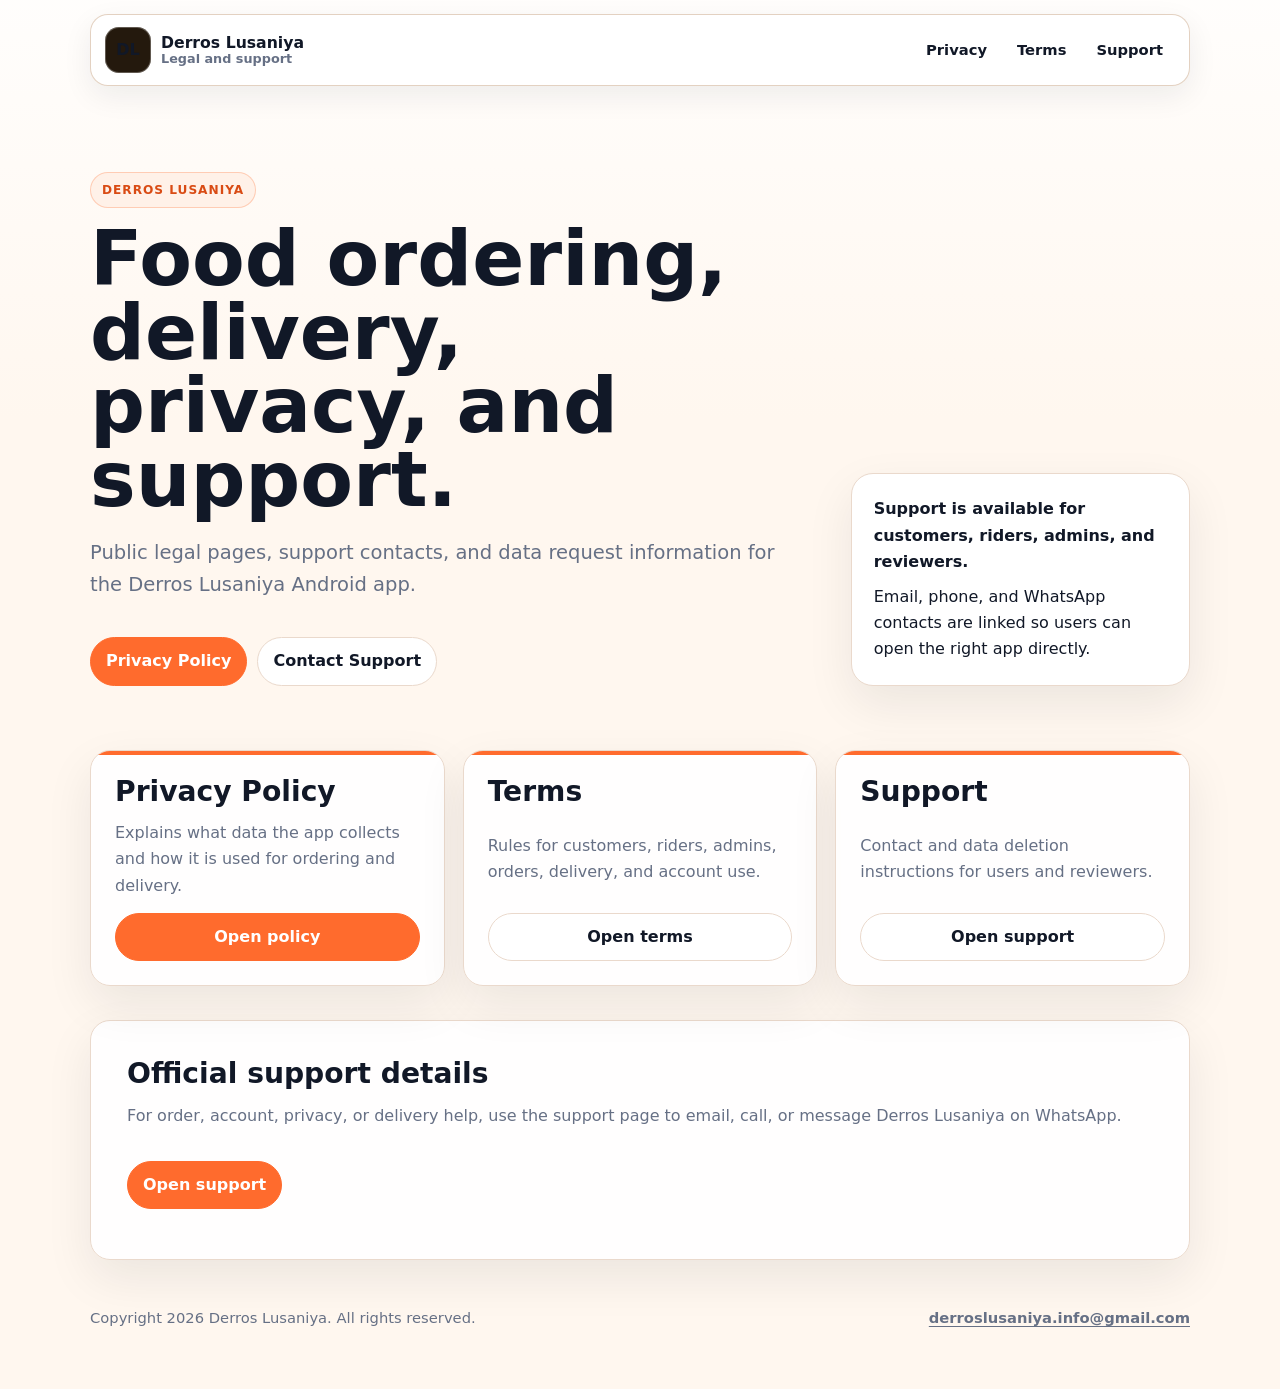
<file: index.html>
<!doctype html>
<html lang="en">
  <head>
    <meta charset="utf-8">
    <meta name="viewport" content="width=device-width, initial-scale=1">
    <title>Derros Lusaniya Legal and Support</title>
    <meta name="description" content="Privacy policy, terms, and support information for the Derros Lusaniya food delivery app.">
    <link rel="stylesheet" href="assets/styles.css">
  </head>
  <body>
    <header class="site-header">
      <a class="brand-link" href="index.html" aria-label="Derros Lusaniya home">
        <span class="brand-mark">DL</span>
        <span class="brand-copy">
          <strong>Derros Lusaniya</strong>
          <span>Legal and support</span>
        </span>
      </a>
      <nav class="site-nav" aria-label="Primary navigation">
        <a href="privacy-policy.html">Privacy</a>
        <a href="terms-of-service.html">Terms</a>
        <a href="support.html">Support</a>
      </nav>
    </header>
    <main class="page">
      <section class="hero">
        <div class="hero-panel">
          <div>
            <p class="eyebrow">Derros Lusaniya</p>
            <h1>Food ordering, delivery, privacy, and support.</h1>
            <p class="lead">Public legal pages, support contacts, and data request information for the Derros Lusaniya Android app.</p>
            <nav class="nav" aria-label="Legal pages">
              <a class="button primary" href="privacy-policy.html">Privacy Policy</a>
              <a class="button" href="support.html">Contact Support</a>
            </nav>
          </div>
          <aside class="hero-card" aria-label="Support summary">
            <strong>Support is available for customers, riders, admins, and reviewers.</strong>
            <p>Email, phone, and WhatsApp contacts are linked so users can open the right app directly.</p>
          </aside>
        </div>
      </section>

      <section class="grid" aria-label="Quick links">
        <article class="card">
          <h2>Privacy Policy</h2>
          <p class="muted">Explains what data the app collects and how it is used for ordering and delivery.</p>
          <a class="button primary" href="privacy-policy.html">Open policy</a>
        </article>
        <article class="card">
          <h2>Terms</h2>
          <p class="muted">Rules for customers, riders, admins, orders, delivery, and account use.</p>
          <a class="button" href="terms-of-service.html">Open terms</a>
        </article>
        <article class="card">
          <h2>Support</h2>
          <p class="muted">Contact and data deletion instructions for users and reviewers.</p>
          <a class="button" href="support.html">Open support</a>
        </article>
      </section>

      <section class="section">
        <div class="section-header">
          <div>
            <h2>Official support details</h2>
            <p class="muted">For order, account, privacy, or delivery help, use the support page to email, call, or message Derros Lusaniya on WhatsApp.</p>
          </div>
          <a class="button primary" href="support.html">Open support</a>
        </div>
      </section>
    </main>
    <footer class="page footer">
      <p>Copyright <span id="year"></span> Derros Lusaniya. All rights reserved.</p>
      <a href="mailto:derroslusaniya.info@gmail.com">derroslusaniya.info@gmail.com</a>
    </footer>
    <script>document.getElementById('year').textContent = new Date().getFullYear();</script>
  </body>
</html>
</file>
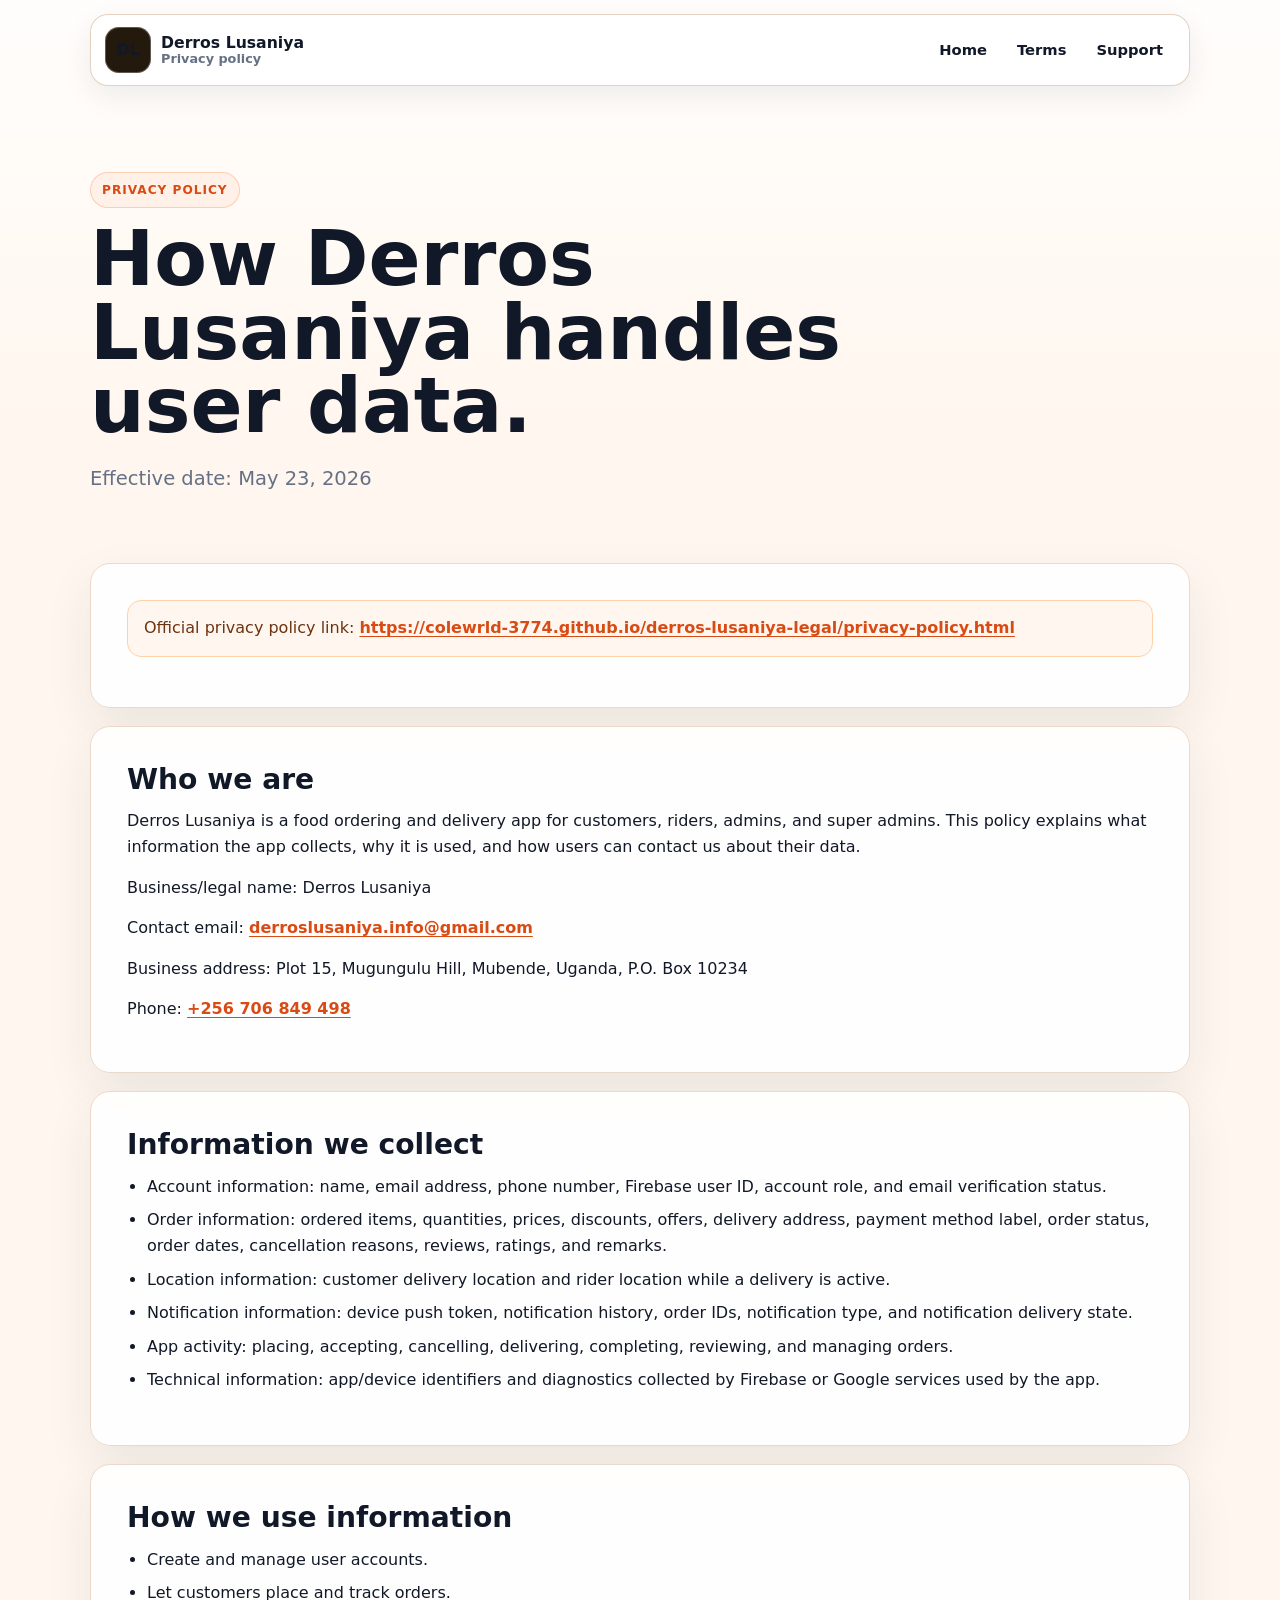
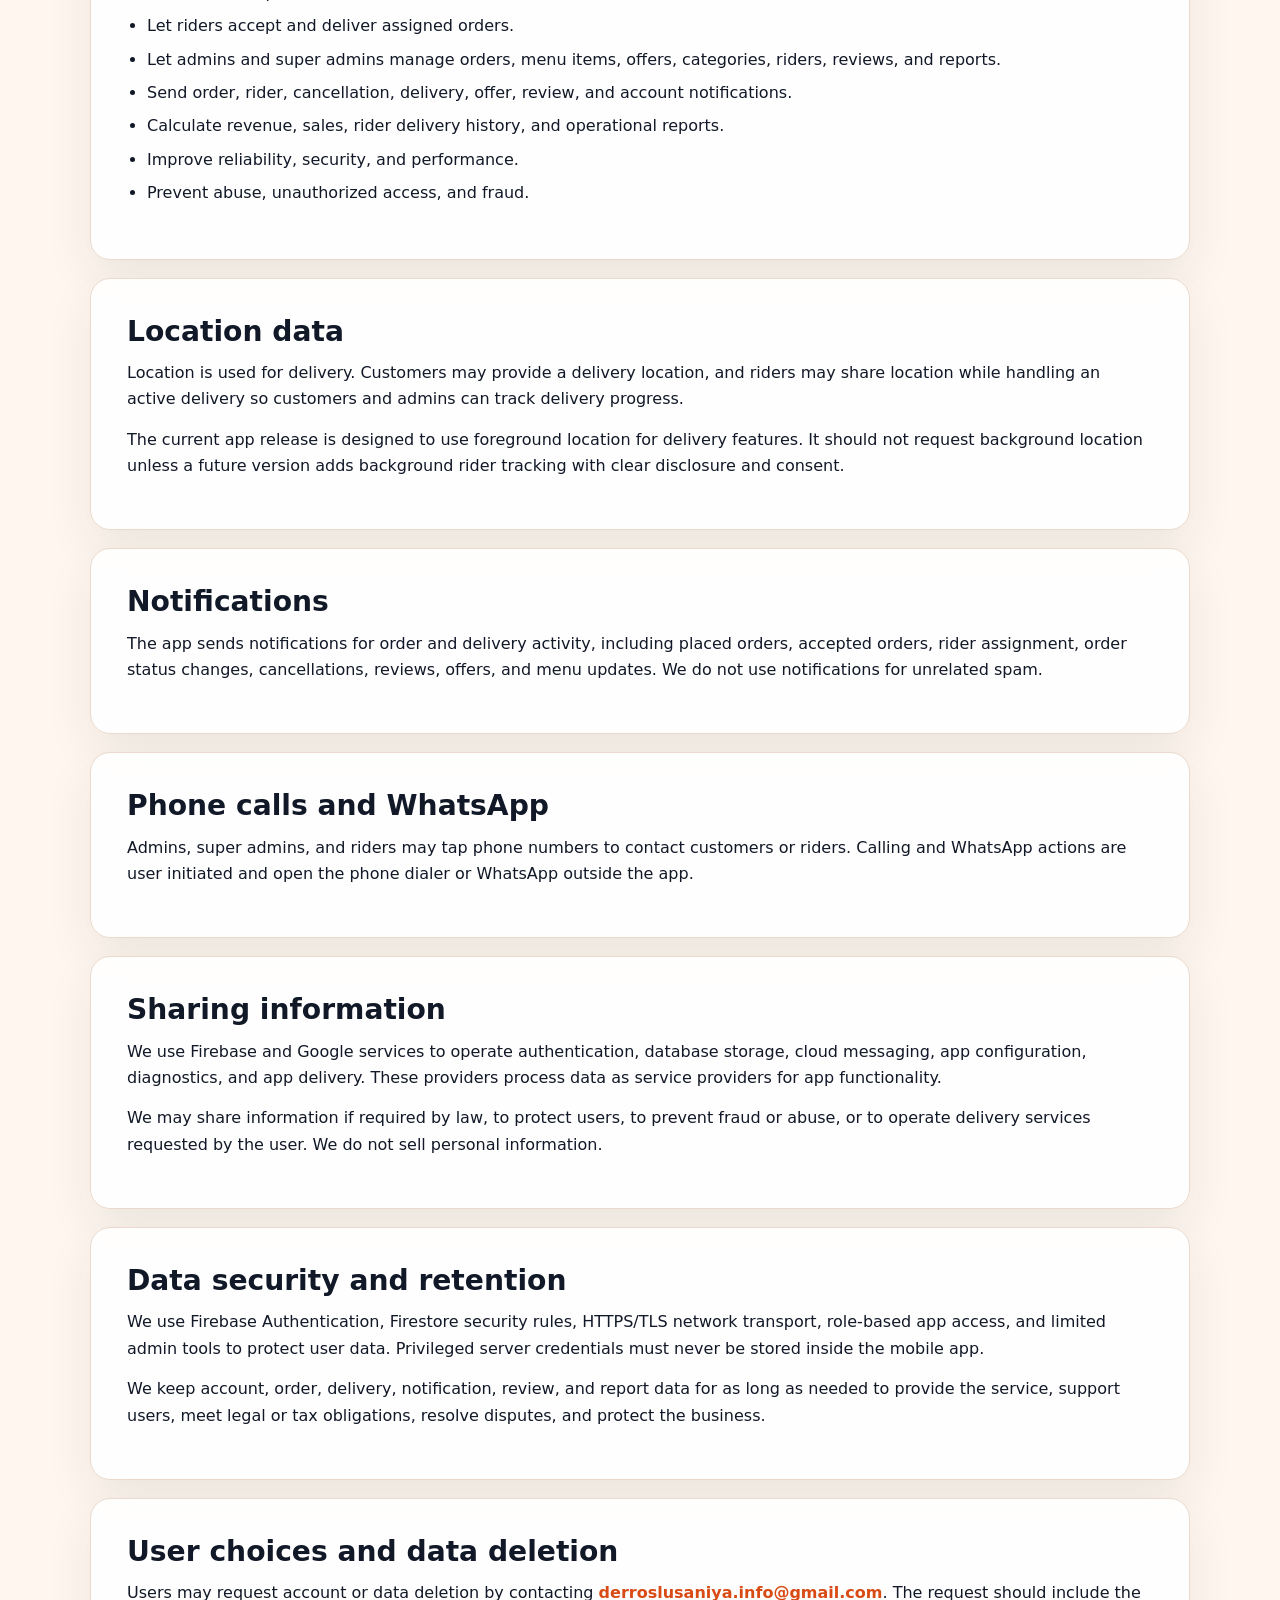
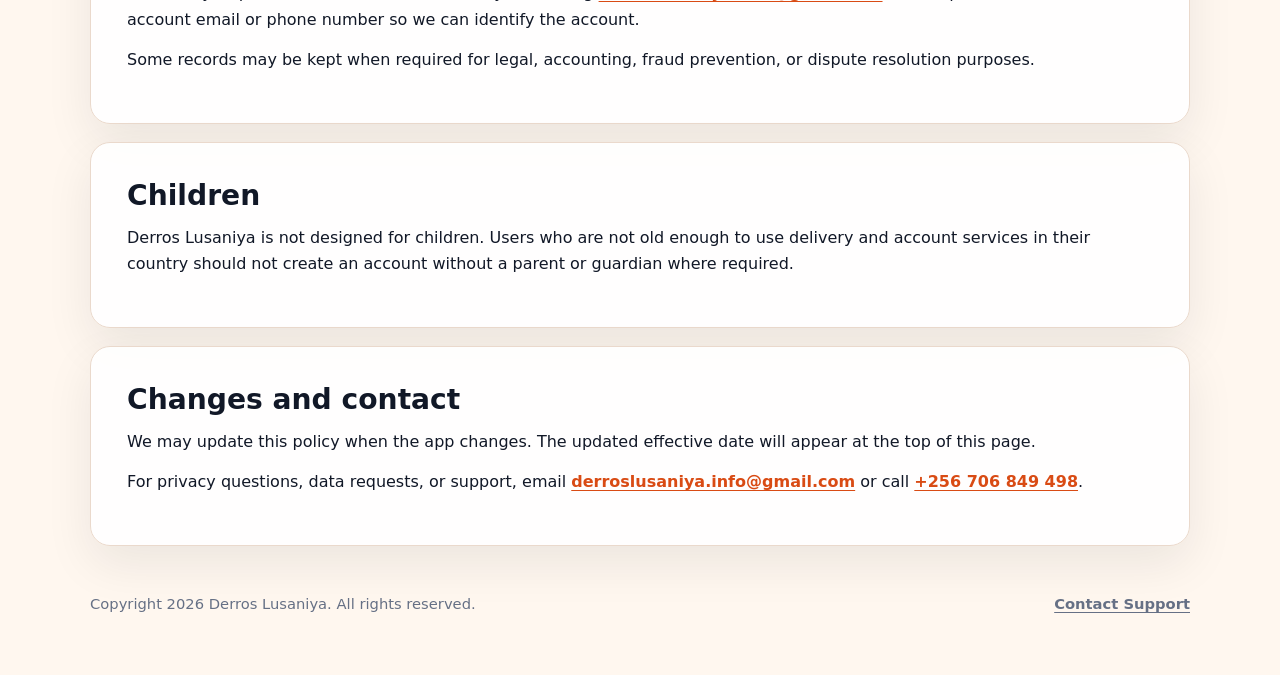
<file: privacy-policy.html>
<!doctype html>
<html lang="en">
  <head>
    <meta charset="utf-8">
    <meta name="viewport" content="width=device-width, initial-scale=1">
    <title>Privacy Policy - Derros Lusaniya</title>
    <meta name="description" content="Privacy policy for the Derros Lusaniya food ordering and delivery app.">
    <link rel="stylesheet" href="assets/styles.css">
  </head>
  <body>
    <header class="site-header">
      <a class="brand-link" href="index.html" aria-label="Derros Lusaniya home">
        <span class="brand-mark">DL</span>
        <span class="brand-copy">
          <strong>Derros Lusaniya</strong>
          <span>Privacy policy</span>
        </span>
      </a>
      <nav class="site-nav" aria-label="Primary navigation">
        <a href="index.html">Home</a>
        <a href="terms-of-service.html">Terms</a>
        <a href="support.html">Support</a>
      </nav>
    </header>
    <main class="page">
      <section class="hero">
        <p class="eyebrow">Privacy Policy</p>
        <h1>How Derros Lusaniya handles user data.</h1>
        <p class="lead">Effective date: May 23, 2026</p>
      </section>

      <section class="section">
        <p class="notice">Official privacy policy link: <a href="https://colewrld-3774.github.io/derros-lusaniya-legal/privacy-policy.html">https://colewrld-3774.github.io/derros-lusaniya-legal/privacy-policy.html</a></p>
      </section>

      <section class="section">
        <h2>Who we are</h2>
        <p>Derros Lusaniya is a food ordering and delivery app for customers, riders, admins, and super admins. This policy explains what information the app collects, why it is used, and how users can contact us about their data.</p>
        <p>Business/legal name: Derros Lusaniya</p>
        <p>Contact email: <a href="mailto:derroslusaniya.info@gmail.com">derroslusaniya.info@gmail.com</a></p>
        <p>Business address: Plot 15, Mugungulu Hill, Mubende, Uganda, P.O. Box 10234</p>
        <p>Phone: <a href="tel:+256706849498">+256 706 849 498</a></p>
      </section>

      <section class="section">
        <h2>Information we collect</h2>
        <ul>
          <li>Account information: name, email address, phone number, Firebase user ID, account role, and email verification status.</li>
          <li>Order information: ordered items, quantities, prices, discounts, offers, delivery address, payment method label, order status, order dates, cancellation reasons, reviews, ratings, and remarks.</li>
          <li>Location information: customer delivery location and rider location while a delivery is active.</li>
          <li>Notification information: device push token, notification history, order IDs, notification type, and notification delivery state.</li>
          <li>App activity: placing, accepting, cancelling, delivering, completing, reviewing, and managing orders.</li>
          <li>Technical information: app/device identifiers and diagnostics collected by Firebase or Google services used by the app.</li>
        </ul>
      </section>

      <section class="section">
        <h2>How we use information</h2>
        <ul>
          <li>Create and manage user accounts.</li>
          <li>Let customers place and track orders.</li>
          <li>Let riders accept and deliver assigned orders.</li>
          <li>Let admins and super admins manage orders, menu items, offers, categories, riders, reviews, and reports.</li>
          <li>Send order, rider, cancellation, delivery, offer, review, and account notifications.</li>
          <li>Calculate revenue, sales, rider delivery history, and operational reports.</li>
          <li>Improve reliability, security, and performance.</li>
          <li>Prevent abuse, unauthorized access, and fraud.</li>
        </ul>
      </section>

      <section class="section">
        <h2>Location data</h2>
        <p>Location is used for delivery. Customers may provide a delivery location, and riders may share location while handling an active delivery so customers and admins can track delivery progress.</p>
        <p>The current app release is designed to use foreground location for delivery features. It should not request background location unless a future version adds background rider tracking with clear disclosure and consent.</p>
      </section>

      <section class="section">
        <h2>Notifications</h2>
        <p>The app sends notifications for order and delivery activity, including placed orders, accepted orders, rider assignment, order status changes, cancellations, reviews, offers, and menu updates. We do not use notifications for unrelated spam.</p>
      </section>

      <section class="section">
        <h2>Phone calls and WhatsApp</h2>
        <p>Admins, super admins, and riders may tap phone numbers to contact customers or riders. Calling and WhatsApp actions are user initiated and open the phone dialer or WhatsApp outside the app.</p>
      </section>

      <section class="section">
        <h2>Sharing information</h2>
        <p>We use Firebase and Google services to operate authentication, database storage, cloud messaging, app configuration, diagnostics, and app delivery. These providers process data as service providers for app functionality.</p>
        <p>We may share information if required by law, to protect users, to prevent fraud or abuse, or to operate delivery services requested by the user. We do not sell personal information.</p>
      </section>

      <section class="section">
        <h2>Data security and retention</h2>
        <p>We use Firebase Authentication, Firestore security rules, HTTPS/TLS network transport, role-based app access, and limited admin tools to protect user data. Privileged server credentials must never be stored inside the mobile app.</p>
        <p>We keep account, order, delivery, notification, review, and report data for as long as needed to provide the service, support users, meet legal or tax obligations, resolve disputes, and protect the business.</p>
      </section>

      <section class="section">
        <h2>User choices and data deletion</h2>
        <p>Users may request account or data deletion by contacting <a href="mailto:derroslusaniya.info@gmail.com">derroslusaniya.info@gmail.com</a>. The request should include the account email or phone number so we can identify the account.</p>
        <p>Some records may be kept when required for legal, accounting, fraud prevention, or dispute resolution purposes.</p>
      </section>

      <section class="section">
        <h2>Children</h2>
        <p>Derros Lusaniya is not designed for children. Users who are not old enough to use delivery and account services in their country should not create an account without a parent or guardian where required.</p>
      </section>

      <section class="section">
        <h2>Changes and contact</h2>
        <p>We may update this policy when the app changes. The updated effective date will appear at the top of this page.</p>
        <p>For privacy questions, data requests, or support, email <a href="mailto:derroslusaniya.info@gmail.com">derroslusaniya.info@gmail.com</a> or call <a href="tel:+256706849498">+256 706 849 498</a>.</p>
      </section>
    </main>
    <footer class="page footer">
      <p>Copyright <span id="year"></span> Derros Lusaniya. All rights reserved.</p>
      <a href="support.html">Contact Support</a>
    </footer>
    <script>document.getElementById('year').textContent = new Date().getFullYear();</script>
  </body>
</html>
</file>
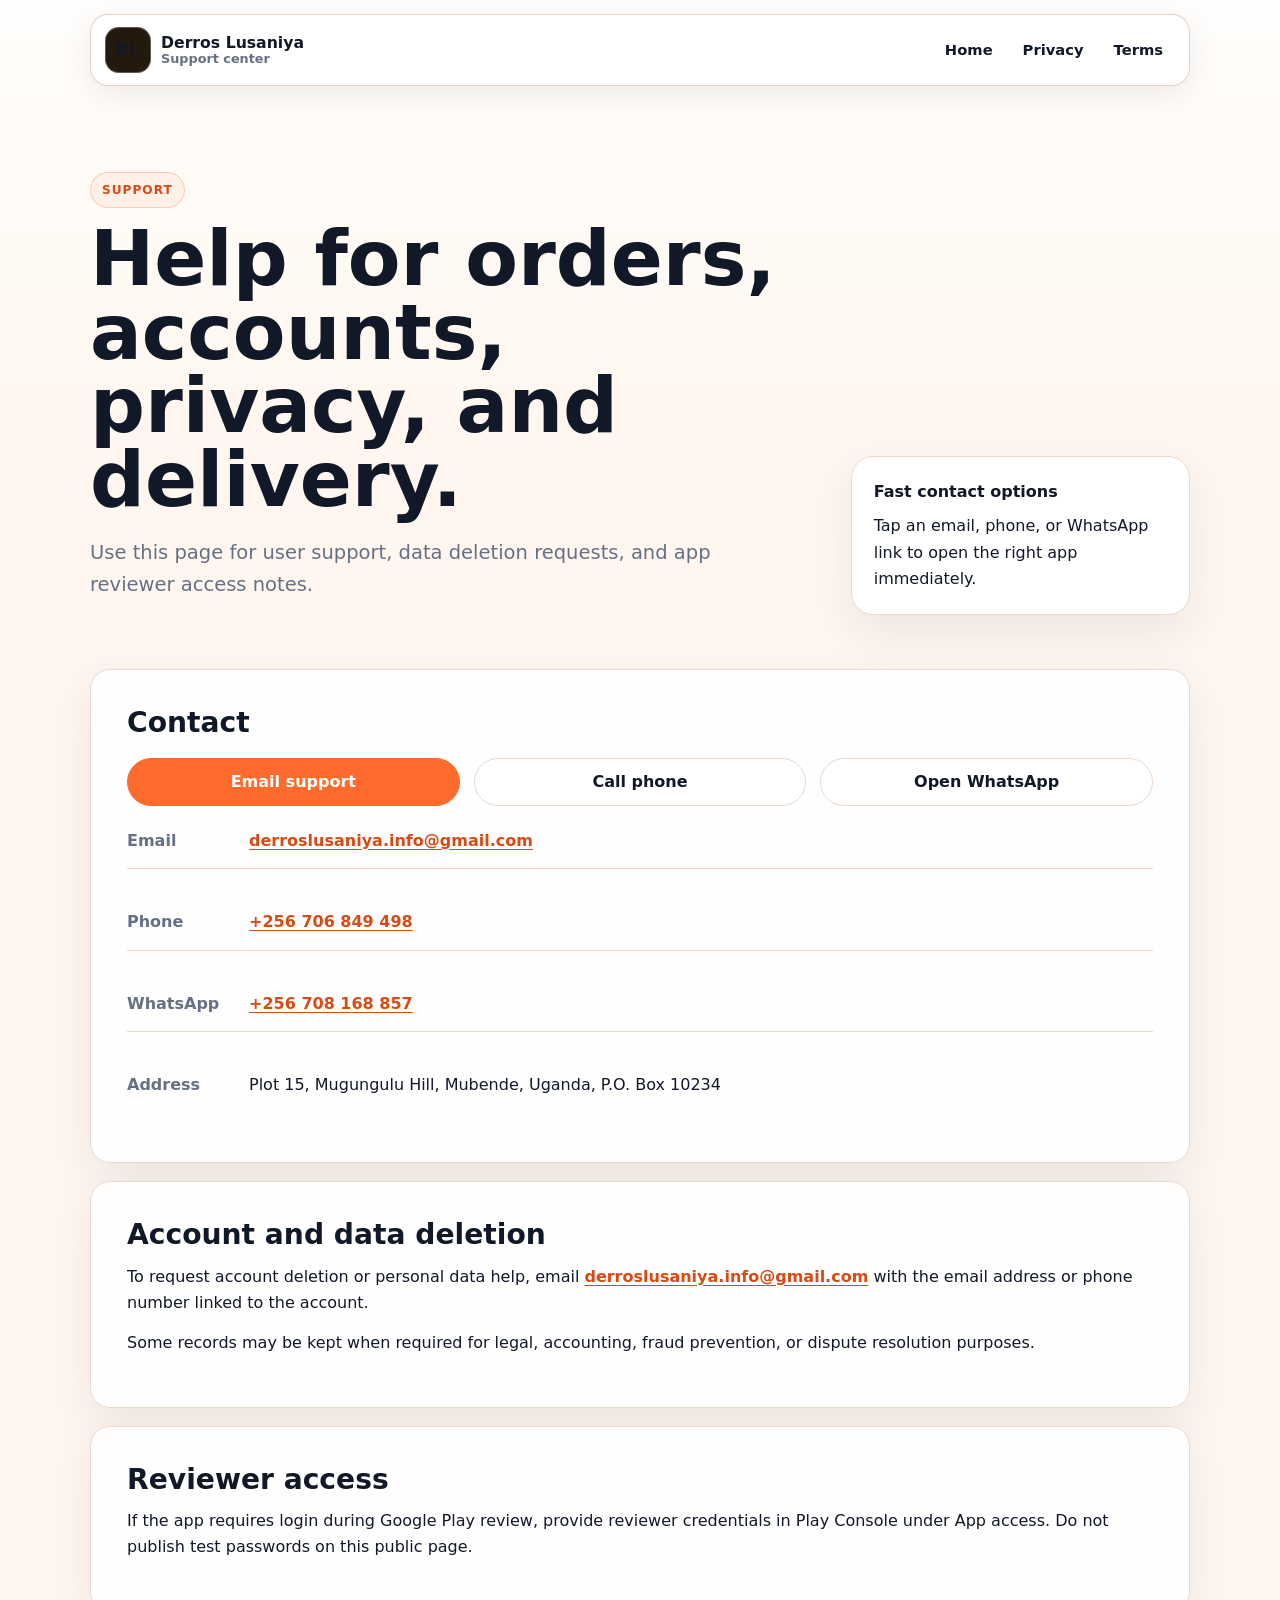
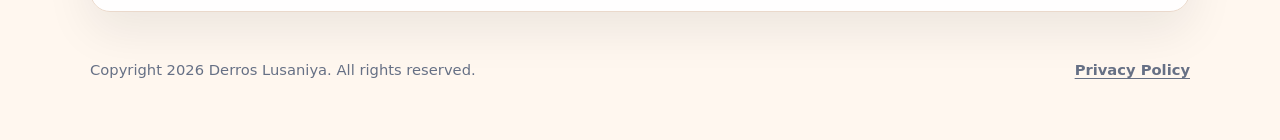
<file: support.html>
<!doctype html>
<html lang="en">
  <head>
    <meta charset="utf-8">
    <meta name="viewport" content="width=device-width, initial-scale=1">
    <title>Support - Derros Lusaniya</title>
    <meta name="description" content="Support and data deletion contact page for Derros Lusaniya.">
    <link rel="stylesheet" href="assets/styles.css">
  </head>
  <body>
    <header class="site-header">
      <a class="brand-link" href="index.html" aria-label="Derros Lusaniya home">
        <span class="brand-mark">DL</span>
        <span class="brand-copy">
          <strong>Derros Lusaniya</strong>
          <span>Support center</span>
        </span>
      </a>
      <nav class="site-nav" aria-label="Primary navigation">
        <a href="index.html">Home</a>
        <a href="privacy-policy.html">Privacy</a>
        <a href="terms-of-service.html">Terms</a>
      </nav>
    </header>
    <main class="page">
      <section class="hero">
        <div class="hero-panel">
          <div>
            <p class="eyebrow">Support</p>
            <h1>Help for orders, accounts, privacy, and delivery.</h1>
            <p class="lead">Use this page for user support, data deletion requests, and app reviewer access notes.</p>
          </div>
          <aside class="hero-card">
            <strong>Fast contact options</strong>
            <p>Tap an email, phone, or WhatsApp link to open the right app immediately.</p>
          </aside>
        </div>
      </section>

      <section class="section">
        <h2>Contact</h2>
        <div class="contact-grid" aria-label="Contact actions">
          <a class="contact-action primary" href="mailto:derroslusaniya.info@gmail.com">Email support</a>
          <a class="contact-action" href="tel:+256706849498">Call phone</a>
          <a class="contact-action" href="https://wa.me/256708168857">Open WhatsApp</a>
        </div>
        <div class="contact-list">
          <p class="contact-row"><span>Email</span><a href="mailto:derroslusaniya.info@gmail.com">derroslusaniya.info@gmail.com</a></p>
          <p class="contact-row"><span>Phone</span><a href="tel:+256706849498">+256 706 849 498</a></p>
          <p class="contact-row"><span>WhatsApp</span><a href="https://wa.me/256708168857">+256 708 168 857</a></p>
          <p class="contact-row"><span>Address</span>Plot 15, Mugungulu Hill, Mubende, Uganda, P.O. Box 10234</p>
        </div>
      </section>

      <section class="section">
        <h2>Account and data deletion</h2>
        <p>To request account deletion or personal data help, email <a href="mailto:derroslusaniya.info@gmail.com">derroslusaniya.info@gmail.com</a> with the email address or phone number linked to the account.</p>
        <p>Some records may be kept when required for legal, accounting, fraud prevention, or dispute resolution purposes.</p>
      </section>

      <section class="section">
        <h2>Reviewer access</h2>
        <p>If the app requires login during Google Play review, provide reviewer credentials in Play Console under App access. Do not publish test passwords on this public page.</p>
      </section>
    </main>
    <footer class="page footer">
      <p>Copyright <span id="year"></span> Derros Lusaniya. All rights reserved.</p>
      <a href="privacy-policy.html">Privacy Policy</a>
    </footer>
    <script>document.getElementById('year').textContent = new Date().getFullYear();</script>
  </body>
</html>
</file>
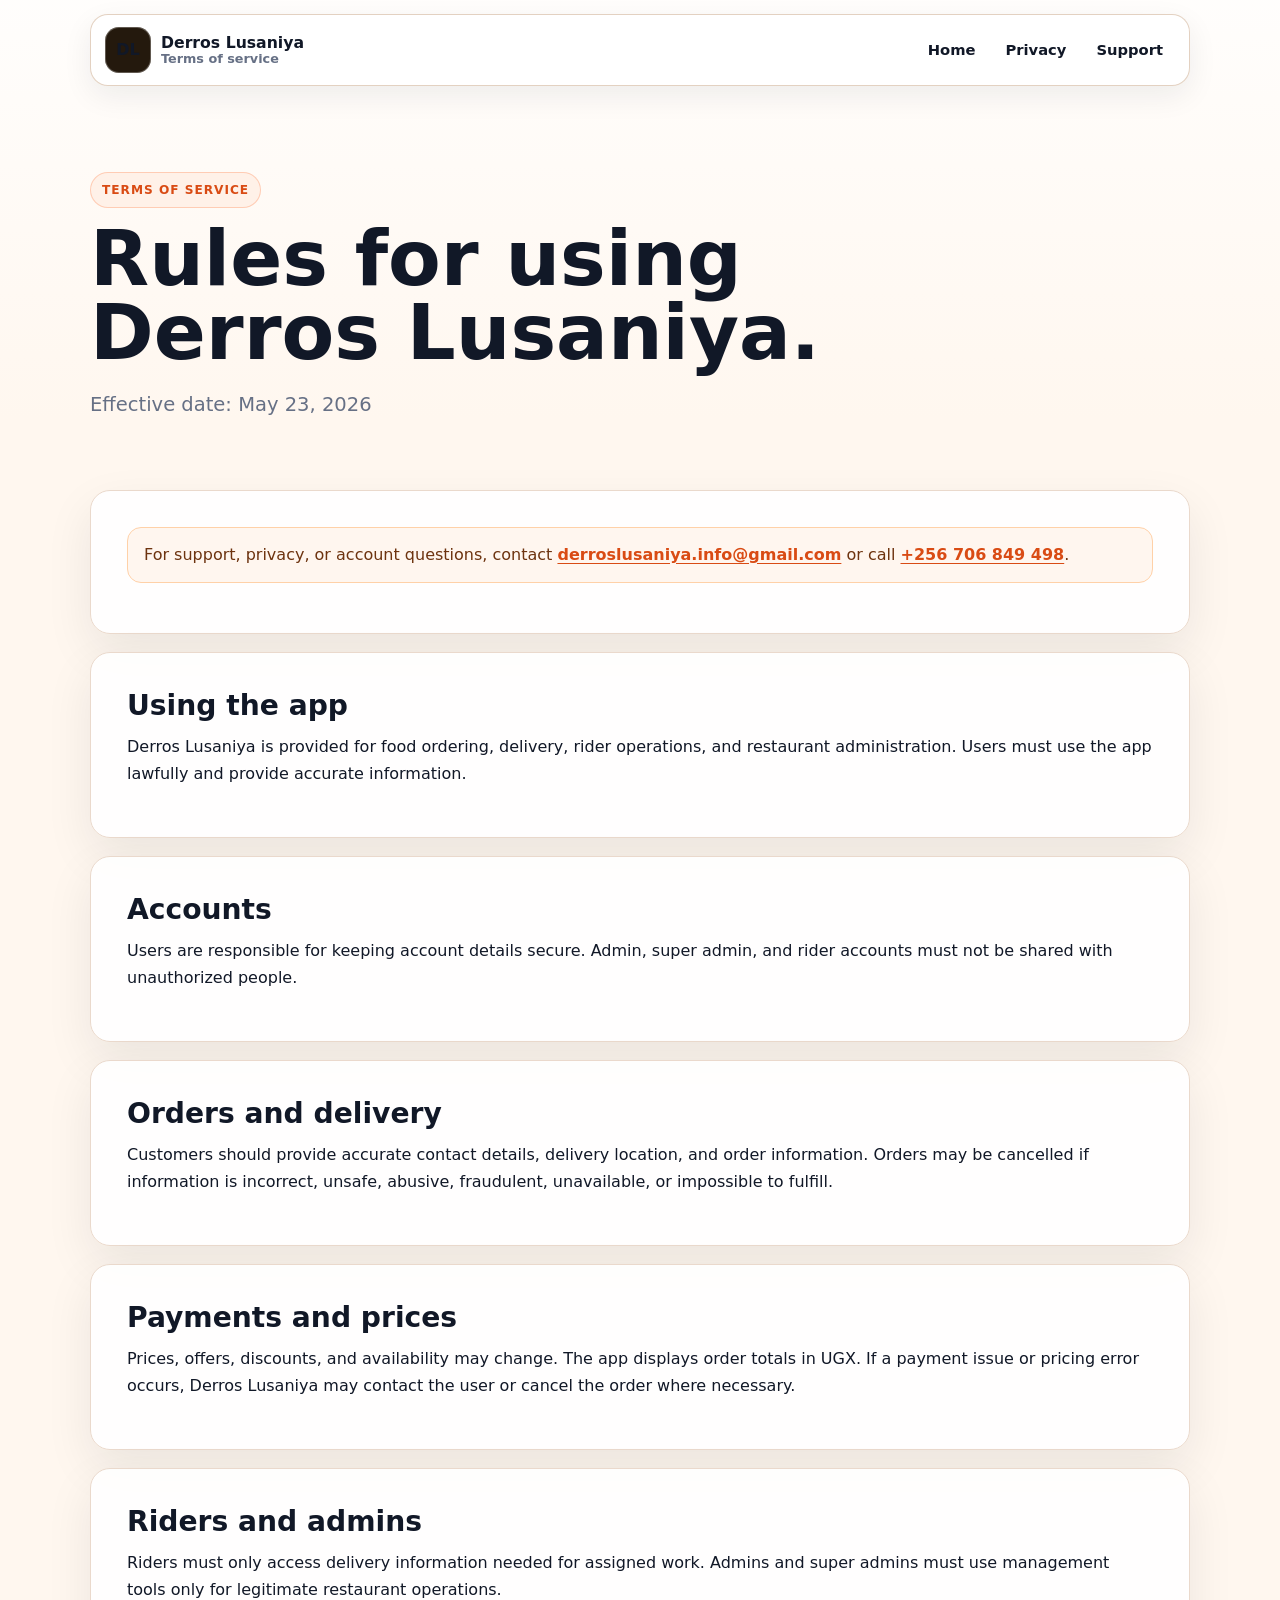
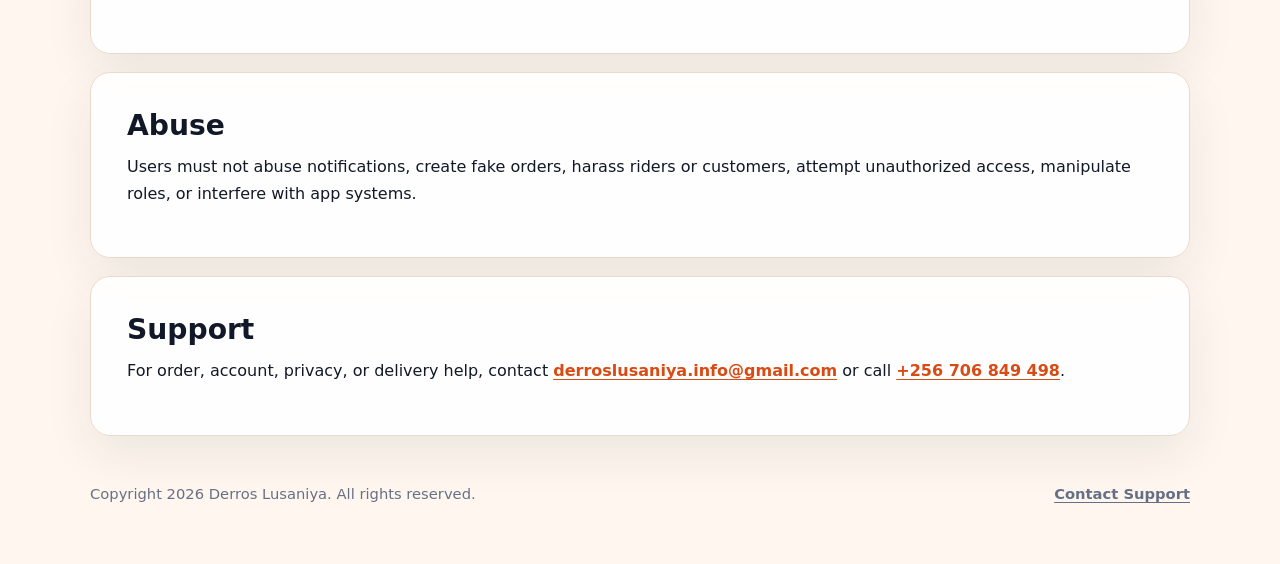
<file: terms-of-service.html>
<!doctype html>
<html lang="en">
  <head>
    <meta charset="utf-8">
    <meta name="viewport" content="width=device-width, initial-scale=1">
    <title>Terms of Service - Derros Lusaniya</title>
    <meta name="description" content="Terms of service for the Derros Lusaniya app.">
    <link rel="stylesheet" href="assets/styles.css">
  </head>
  <body>
    <header class="site-header">
      <a class="brand-link" href="index.html" aria-label="Derros Lusaniya home">
        <span class="brand-mark">DL</span>
        <span class="brand-copy">
          <strong>Derros Lusaniya</strong>
          <span>Terms of service</span>
        </span>
      </a>
      <nav class="site-nav" aria-label="Primary navigation">
        <a href="index.html">Home</a>
        <a href="privacy-policy.html">Privacy</a>
        <a href="support.html">Support</a>
      </nav>
    </header>
    <main class="page">
      <section class="hero">
        <p class="eyebrow">Terms of Service</p>
        <h1>Rules for using Derros Lusaniya.</h1>
        <p class="lead">Effective date: May 23, 2026</p>
      </section>

      <section class="section">
        <p class="notice">For support, privacy, or account questions, contact <a href="mailto:derroslusaniya.info@gmail.com">derroslusaniya.info@gmail.com</a> or call <a href="tel:+256706849498">+256 706 849 498</a>.</p>
      </section>

      <section class="section">
        <h2>Using the app</h2>
        <p>Derros Lusaniya is provided for food ordering, delivery, rider operations, and restaurant administration. Users must use the app lawfully and provide accurate information.</p>
      </section>

      <section class="section">
        <h2>Accounts</h2>
        <p>Users are responsible for keeping account details secure. Admin, super admin, and rider accounts must not be shared with unauthorized people.</p>
      </section>

      <section class="section">
        <h2>Orders and delivery</h2>
        <p>Customers should provide accurate contact details, delivery location, and order information. Orders may be cancelled if information is incorrect, unsafe, abusive, fraudulent, unavailable, or impossible to fulfill.</p>
      </section>

      <section class="section">
        <h2>Payments and prices</h2>
        <p>Prices, offers, discounts, and availability may change. The app displays order totals in UGX. If a payment issue or pricing error occurs, Derros Lusaniya may contact the user or cancel the order where necessary.</p>
      </section>

      <section class="section">
        <h2>Riders and admins</h2>
        <p>Riders must only access delivery information needed for assigned work. Admins and super admins must use management tools only for legitimate restaurant operations.</p>
      </section>

      <section class="section">
        <h2>Abuse</h2>
        <p>Users must not abuse notifications, create fake orders, harass riders or customers, attempt unauthorized access, manipulate roles, or interfere with app systems.</p>
      </section>

      <section class="section">
        <h2>Support</h2>
        <p>For order, account, privacy, or delivery help, contact <a href="mailto:derroslusaniya.info@gmail.com">derroslusaniya.info@gmail.com</a> or call <a href="tel:+256706849498">+256 706 849 498</a>.</p>
      </section>
    </main>
    <footer class="page footer">
      <p>Copyright <span id="year"></span> Derros Lusaniya. All rights reserved.</p>
      <a href="support.html">Contact Support</a>
    </footer>
    <script>document.getElementById('year').textContent = new Date().getFullYear();</script>
  </body>
</html>
</file>
<file: assets/styles.css>
:root {
  color-scheme: light;
  --bg: #fff7ef;
  --surface: #ffffff;
  --surface-soft: #fffaf6;
  --ink: #111827;
  --muted: #667085;
  --brand: #ff6b2d;
  --brand-strong: #d94b14;
  --accent: #0f766e;
  --line: #ead9cc;
  --line-strong: #d9bfa9;
  --shadow: 0 18px 48px rgba(17, 24, 39, 0.08);
}

* {
  box-sizing: border-box;
}

html {
  scroll-behavior: smooth;
}

body {
  margin: 0;
  font-family: Inter, ui-sans-serif, system-ui, -apple-system, BlinkMacSystemFont, "Segoe UI", sans-serif;
  line-height: 1.65;
  color: var(--ink);
  background:
    linear-gradient(180deg, rgba(255, 255, 255, 0.82), rgba(255, 247, 239, 0.94) 420px),
    var(--bg);
  overflow-x: hidden;
}

a {
  color: var(--brand-strong);
  font-weight: 700;
  overflow-wrap: anywhere;
  text-underline-offset: 3px;
}

a:hover {
  color: #9f3412;
}

.page {
  width: min(1100px, calc(100% - 32px));
  max-width: calc(100vw - 32px);
  margin: 0 auto;
}

.site-header {
  position: sticky;
  top: 0;
  z-index: 10;
  width: min(1100px, calc(100% - 32px));
  max-width: calc(100vw - 32px);
  margin: 14px auto 0;
  display: flex;
  align-items: center;
  justify-content: space-between;
  gap: 18px;
  padding: 12px 14px;
  border: 1px solid rgba(217, 191, 169, 0.72);
  border-radius: 18px;
  background: rgba(255, 255, 255, 0.9);
  box-shadow: 0 10px 30px rgba(17, 24, 39, 0.07);
  backdrop-filter: blur(14px);
}

.brand-link {
  display: inline-flex;
  align-items: center;
  gap: 10px;
  color: var(--ink);
  text-decoration: none;
  white-space: nowrap;
}

.brand-mark {
  display: inline-grid;
  width: 46px;
  height: 46px;
  place-items: center;
  border-radius: 14px;
  background: #24190d;
  overflow: hidden;
  box-shadow: inset 0 0 0 1px rgba(255, 255, 255, 0.28);
}

.brand-mark img {
  width: 100%;
  height: 100%;
  object-fit: cover;
}

.brand-copy {
  display: grid;
  line-height: 1.15;
}

.brand-copy strong {
  font-size: 0.98rem;
}

.brand-copy span {
  color: var(--muted);
  font-size: 0.8rem;
  font-weight: 650;
}

.site-nav {
  display: flex;
  flex-wrap: wrap;
  justify-content: flex-end;
  gap: 6px;
}

.site-nav a {
  min-height: 38px;
  display: inline-flex;
  align-items: center;
  padding: 8px 12px;
  border-radius: 999px;
  color: var(--ink);
  font-size: 0.92rem;
  text-decoration: none;
}

.site-nav a:hover {
  background: var(--surface-soft);
}

.hero {
  padding: clamp(48px, 7vw, 86px) 0 clamp(28px, 5vw, 54px);
}

.hero-panel {
  display: grid;
  grid-template-columns: minmax(0, 1.35fr) minmax(280px, 0.65fr);
  gap: clamp(22px, 5vw, 56px);
  align-items: end;
}

.hero-panel > *,
.section > *,
.card > *,
.contact-row > * {
  min-width: 0;
}

.eyebrow {
  width: fit-content;
  margin: 0 0 14px;
  padding: 7px 11px;
  border: 1px solid rgba(255, 107, 45, 0.28);
  border-radius: 999px;
  background: #fff1e8;
  color: var(--brand-strong);
  font-size: 0.76rem;
  font-weight: 850;
  letter-spacing: 0.08em;
  text-transform: uppercase;
}

h1 {
  margin: 0;
  max-width: 800px;
  font-size: clamp(2.45rem, 6vw, 5.65rem);
  line-height: 0.96;
  letter-spacing: 0;
}

h2 {
  margin: 0 0 12px;
  font-size: clamp(1.35rem, 2.2vw, 2rem);
  line-height: 1.18;
}

h3 {
  margin: 22px 0 8px;
  font-size: 1.02rem;
}

p {
  margin: 0 0 14px;
}

ul {
  margin: 0 0 16px 20px;
  padding: 0;
}

li + li {
  margin-top: 7px;
}

.lead {
  max-width: 720px;
  margin-top: 20px;
  font-size: clamp(1.04rem, 2vw, 1.22rem);
  color: var(--muted);
  overflow-wrap: anywhere;
}

.hero-card {
  border: 1px solid var(--line);
  border-radius: 22px;
  padding: 22px;
  background: var(--surface);
  box-shadow: var(--shadow);
}

.hero-card strong {
  display: block;
  margin-bottom: 8px;
  font-size: 1rem;
}

.hero-card p:last-child {
  margin-bottom: 0;
}

.nav {
  display: flex;
  flex-wrap: wrap;
  gap: 10px;
  padding: 22px 0 0;
}

.nav a,
.button,
.contact-action {
  display: inline-flex;
  align-items: center;
  justify-content: center;
  min-height: 44px;
  padding: 10px 15px;
  border: 1px solid var(--line);
  border-radius: 999px;
  color: var(--ink);
  text-decoration: none;
  font-weight: 800;
  background: var(--surface);
  transition: transform 160ms ease, box-shadow 160ms ease, border-color 160ms ease;
}

.contact-action {
  width: 100%;
}

.nav a:hover,
.button:hover,
.contact-action:hover {
  transform: translateY(-1px);
  border-color: var(--line-strong);
  box-shadow: 0 12px 26px rgba(17, 24, 39, 0.08);
}

.button.primary,
.contact-action.primary {
  border-color: var(--brand);
  color: #ffffff;
  background: var(--brand);
}

.grid {
  display: grid;
  grid-template-columns: repeat(3, minmax(0, 1fr));
  gap: 18px;
  margin: 10px 0 34px;
}

.contact-grid {
  display: grid;
  grid-template-columns: repeat(3, minmax(0, 1fr));
  gap: 14px;
  margin-top: 18px;
}

.card,
.section {
  border: 1px solid var(--line);
  border-radius: 20px;
  background: rgba(255, 255, 255, 0.92);
  box-shadow: var(--shadow);
}

.card {
  position: relative;
  min-height: 230px;
  display: flex;
  flex-direction: column;
  justify-content: space-between;
  padding: 24px;
  overflow: hidden;
}

.card::before {
  content: "";
  position: absolute;
  inset: 0 auto auto 0;
  width: 100%;
  height: 4px;
  background: var(--brand);
}

.section {
  padding: clamp(22px, 4vw, 36px);
  margin-bottom: 18px;
}

.section.narrow {
  max-width: 860px;
}

.section-header {
  display: flex;
  flex-wrap: wrap;
  align-items: flex-start;
  justify-content: space-between;
  gap: 18px;
  margin-bottom: 14px;
}

.muted {
  color: var(--muted);
}

.notice {
  padding: 14px 16px;
  border: 1px solid #ffd1a8;
  border-radius: 14px;
  background: #fff6ef;
  color: #6d330f;
}

.contact-list {
  display: grid;
  gap: 12px;
  margin-top: 8px;
}

.contact-row {
  display: grid;
  grid-template-columns: 110px minmax(0, 1fr);
  gap: 12px;
  padding: 14px 0;
  border-bottom: 1px solid var(--line);
}

.contact-row:last-child {
  border-bottom: 0;
}

.contact-row span {
  color: var(--muted);
  font-weight: 800;
}

.footer {
  display: flex;
  justify-content: space-between;
  gap: 18px;
  padding: 28px 0 44px;
  color: var(--muted);
  font-size: 0.92rem;
}

.footer a {
  color: var(--muted);
}

@media (max-width: 860px) {
  .site-header {
    position: static;
    align-items: flex-start;
    flex-direction: column;
  }

  .site-nav {
    justify-content: flex-start;
  }

  .hero-panel,
  .grid,
  .contact-grid {
    grid-template-columns: 1fr;
  }

  .card {
    min-height: 0;
  }
}

@media (max-width: 560px) {
  .page,
  .site-header {
    width: min(calc(100% - 24px), 1100px);
    max-width: calc(100vw - 24px);
  }

  h1 {
    font-size: clamp(2.2rem, 13vw, 3.8rem);
  }

  .section,
  .hero-card,
  .card {
    border-radius: 16px;
  }

  .contact-row {
    grid-template-columns: 1fr;
    gap: 2px;
  }

  .site-nav a {
    padding-inline: 10px;
  }
}
</file>
